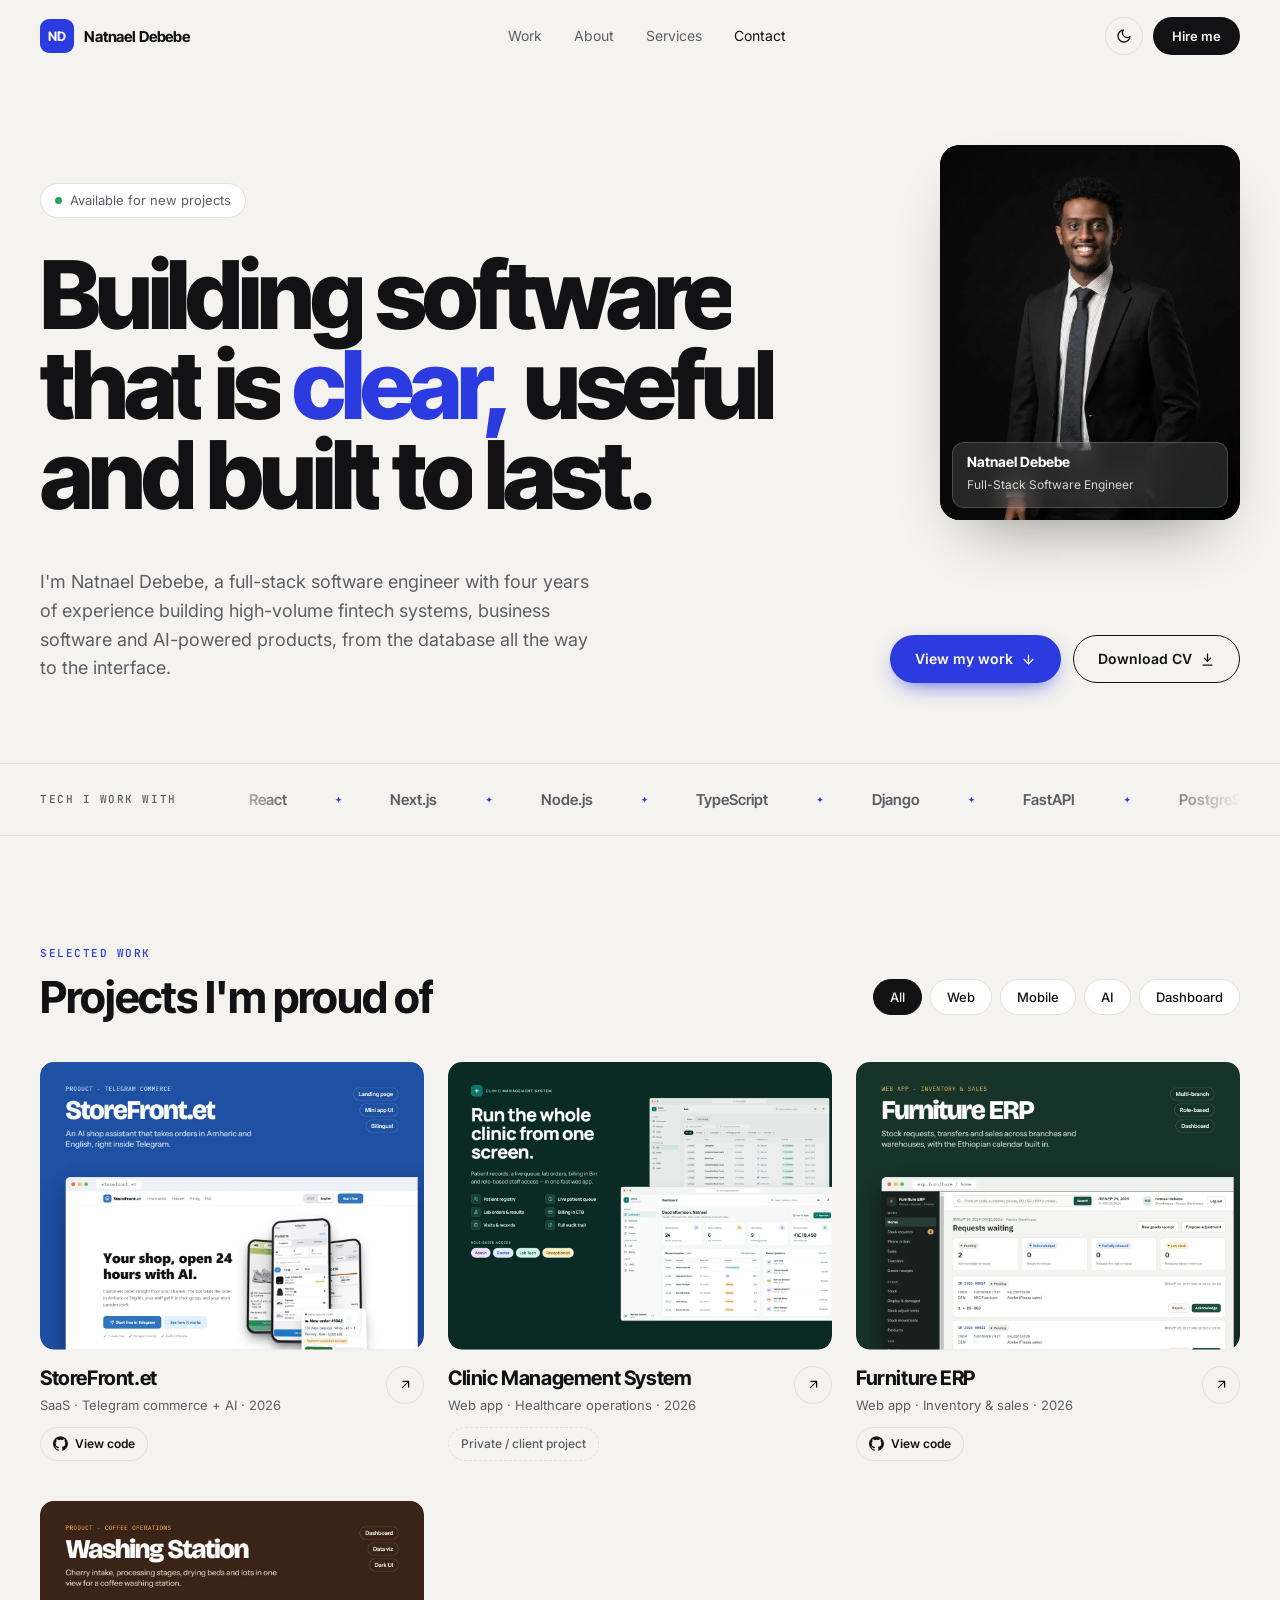
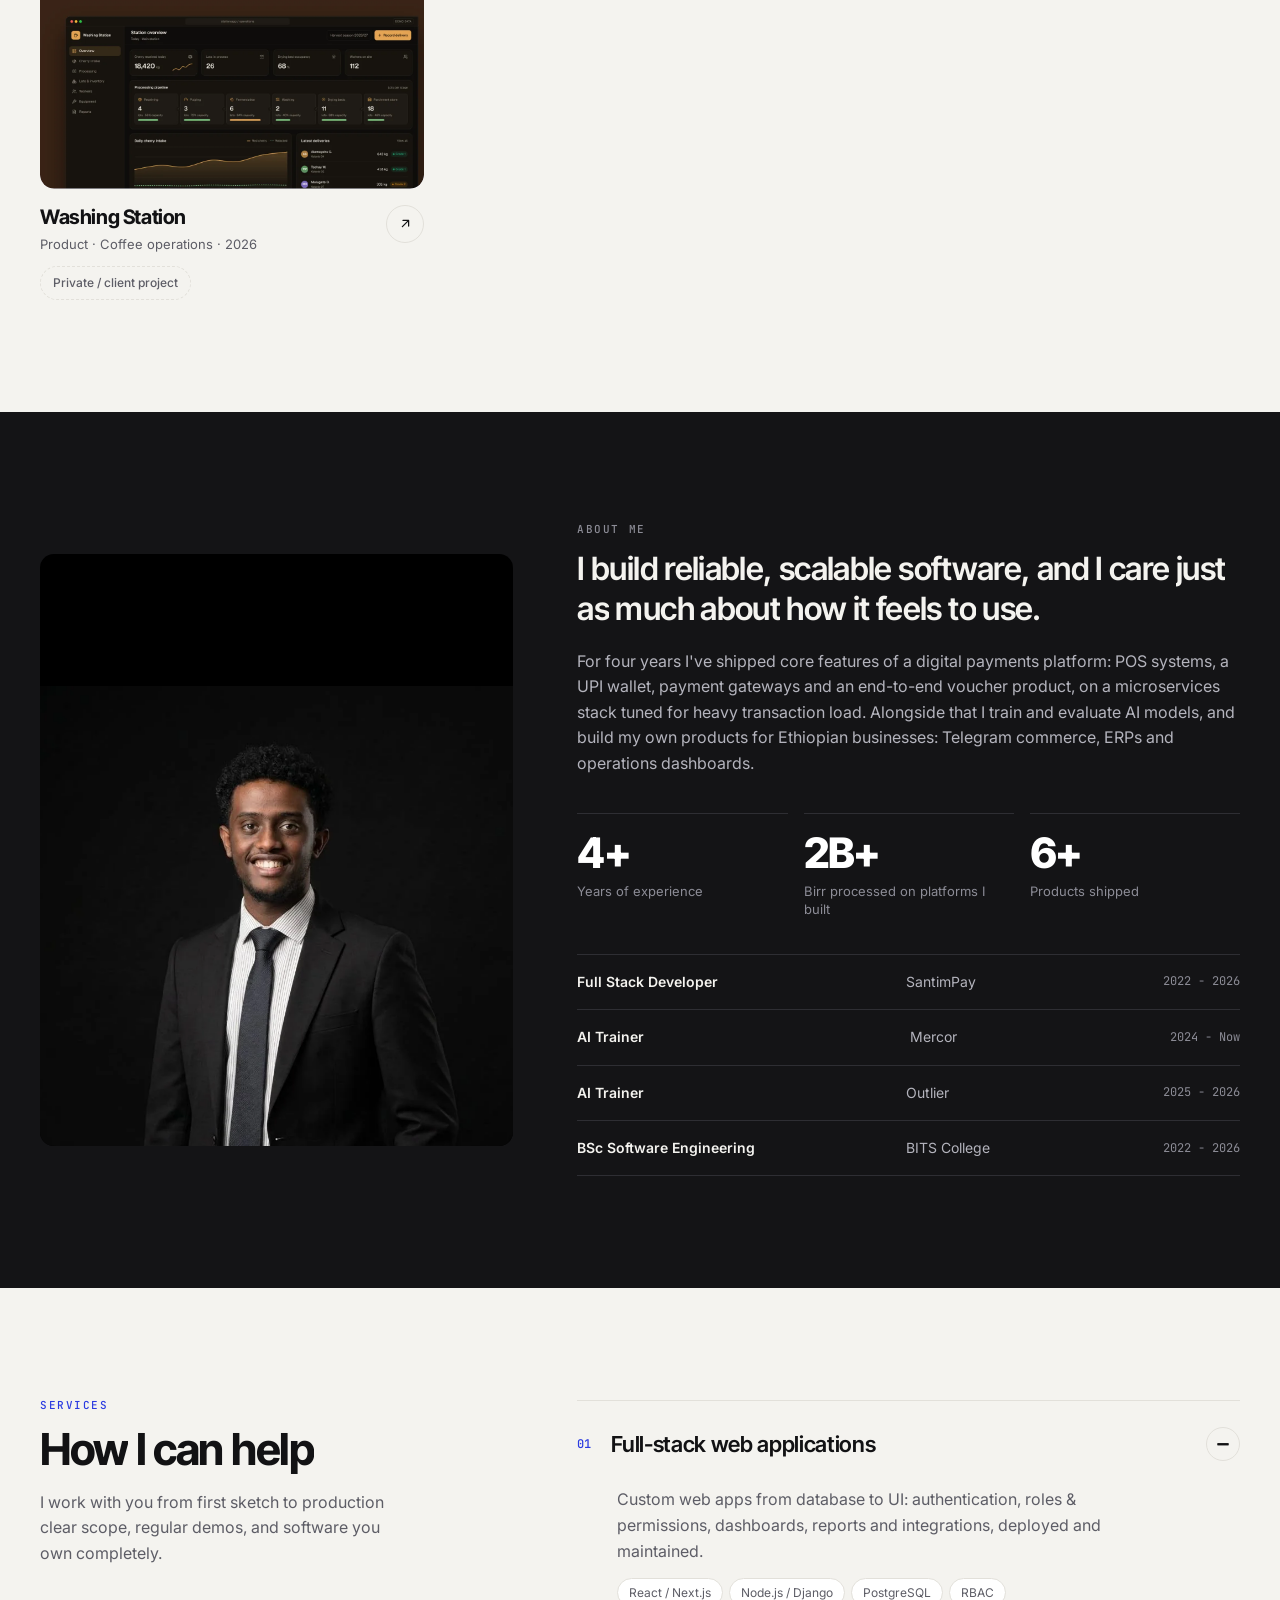
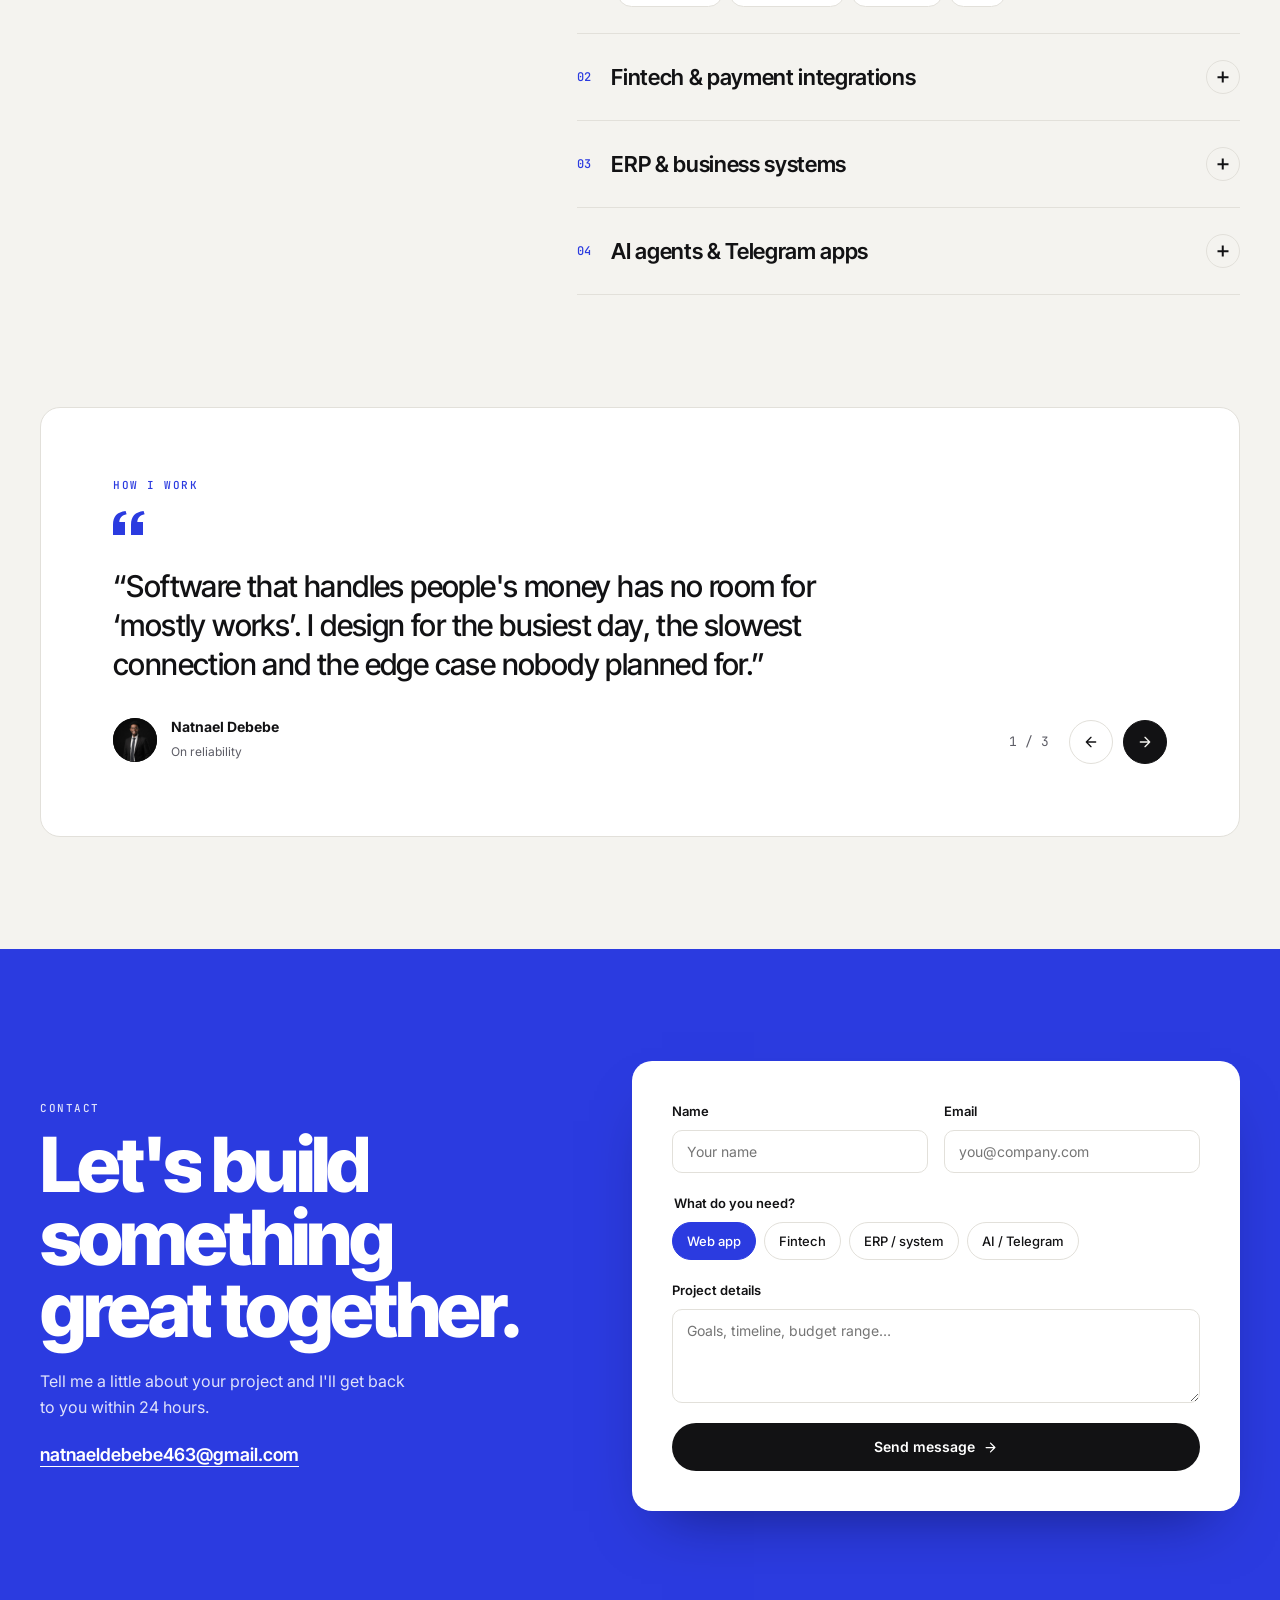
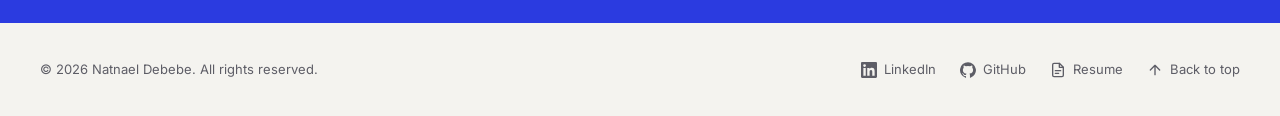
<file: index.html>
<!doctype html>
<html lang="en">
  <head>
    <meta charset="utf-8" />
    <meta name="viewport" content="width=device-width, initial-scale=1" />
    <title>Natnael Debebe | Full-Stack Software Engineer</title>
    <meta
      name="description"
      content="Natnael Debebe is a full-stack software engineer with four years building fintech systems, ERPs, Telegram commerce and AI-powered products."
    />
    <meta
      property="og:title"
      content="Natnael Debebe | Full-Stack Software Engineer"
    />
    <meta
      property="og:description"
      content="Fintech, ERPs, Telegram commerce and AI products, designed and built end to end."
    />
    <link rel="canonical" href="https://natnaeldebebe.vercel.app/" />
    <meta property="og:url" content="https://natnaeldebebe.vercel.app/" />
    <meta property="og:image" content="https://natnaeldebebe.vercel.app/assets/img/og-image.jpg" />
    <meta property="og:type" content="website" />
    <meta name="twitter:card" content="summary_large_image" />
    <meta name="twitter:image" content="https://natnaeldebebe.vercel.app/assets/img/og-image.jpg" />
    <meta name="theme-color" content="#f4f3ef" />
    <link
      rel="icon"
      href="data:image/svg+xml,%3Csvg xmlns='http://www.w3.org/2000/svg' viewBox='0 0 32 32'%3E%3Crect width='32' height='32' rx='7' fill='%232b3be0'/%3E%3Ctext x='16' y='21' font-family='Arial' font-weight='700' font-size='13' text-anchor='middle' fill='white'%3END%3C/text%3E%3C/svg%3E"
    />
    <link rel="preconnect" href="https://fonts.googleapis.com" />
    <link rel="preconnect" href="https://fonts.gstatic.com" crossorigin />
    <link
      href="https://fonts.googleapis.com/css2?family=Inter+Tight:wght@500;600;700;800&family=Inter:wght@400;500;600&family=JetBrains+Mono:wght@400;500&display=swap"
      rel="stylesheet"
    />
    <link rel="stylesheet" href="styles.css" />
    <script>
      // Apply saved theme before paint, and flag that JS animations are available
      document.documentElement.classList.add("js");
      try {
        const t = localStorage.getItem("theme");
        if (t) document.documentElement.dataset.theme = t;
      } catch (e) {}
    </script>
  </head>
  <body id="top">
    <a class="skip" href="#main">Skip to content</a>
    <div class="progress" id="progress" aria-hidden="true"></div>

    <!-- ============ NAV ============ -->
    <header class="nav">
      <div class="container nav__inner">
        <a href="#top" class="brand" aria-label="Natnael Debebe, home">
          <span class="brand__mark">ND</span>
          <span class="brand__name">Natnael Debebe</span>
        </a>
        <nav class="nav__links" aria-label="Primary">
          <a href="#work">Work</a>
          <a href="#about">About</a>
          <a href="#services">Services</a>
          <a href="#contact">Contact</a>
        </nav>
        <div class="nav__actions">
          <button
            class="icon-btn"
            id="themeToggle"
            aria-label="Toggle dark mode"
          >
            <svg
              class="i-moon"
              viewBox="0 0 24 24"
              width="16"
              height="16"
              fill="none"
              stroke="currentColor"
              stroke-width="2"
              stroke-linecap="round"
              stroke-linejoin="round"
            >
              <path d="M21 12.8A9 9 0 1 1 11.2 3a7 7 0 0 0 9.8 9.8z" />
            </svg>
            <svg
              class="i-sun"
              viewBox="0 0 24 24"
              width="16"
              height="16"
              fill="none"
              stroke="currentColor"
              stroke-width="2"
              stroke-linecap="round"
            >
              <circle cx="12" cy="12" r="4" />
              <path
                d="M12 2v2M12 20v2M4.9 4.9l1.4 1.4M17.7 17.7l1.4 1.4M2 12h2M20 12h2M4.9 19.1l1.4-1.4M17.7 6.3l1.4-1.4"
              />
            </svg>
          </button>
          <a href="#contact" class="btn btn--dark btn--sm">Hire me</a>
          <button
            class="icon-btn nav__burger"
            id="menuToggle"
            aria-label="Open menu"
            aria-expanded="false"
          >
            <svg
              viewBox="0 0 24 24"
              width="18"
              height="18"
              fill="none"
              stroke="currentColor"
              stroke-width="2"
              stroke-linecap="round"
            >
              <path d="M4 7h16M4 12h16M4 17h16" />
            </svg>
          </button>
        </div>
      </div>
      <div class="mobile-menu" id="mobileMenu" hidden>
        <a href="#work">Work</a>
        <a href="#about">About</a>
        <a href="#services">Services</a>
        <a href="#contact">Contact</a>
      </div>
    </header>

    <main id="main">
      <!-- ============ HERO ============ -->
      <section class="hero container">
        <div class="hero__top">
          <div>
            <p class="pill" data-reveal="up">
              <span class="dot"></span> Available for new projects
            </p>
            <h1 class="hero__title" data-split>
              Building software that is
              <span class="accent">clear,</span> useful and built to last.
            </h1>
          </div>
          <figure class="hero__photo" data-reveal="up" style="--d: 0.3s">
            <img
              src="assets/img/portrait.webp"
              alt="Natnael Debebe"
              width="896"
              height="1200"
            />
            <figcaption>
              <strong>Natnael Debebe</strong
              ><span>Full-Stack Software Engineer</span>
            </figcaption>
          </figure>
        </div>
        <div class="hero__bottom">
          <p class="hero__lead" data-reveal="up" style="--d: 0.55s">
            I'm Natnael Debebe, a full-stack software engineer with four years
            of experience building high-volume fintech systems, business
            software and AI-powered products, from the database all the way to
            the interface.
          </p>
          <div class="hero__cta" data-reveal="up" style="--d: 0.7s">
            <a href="#work" class="btn btn--accent"
              >View my work
              <svg
                viewBox="0 0 24 24"
                width="15"
                height="15"
                fill="none"
                stroke="currentColor"
                stroke-width="2"
                stroke-linecap="round"
                stroke-linejoin="round"
              >
                <path d="M12 5v14M5 12l7 7 7-7" />
              </svg>
            </a>
            <a
              href="assets/Natnael_Debebe_Resume.pdf"
              class="btn btn--ghost"
              download
              >Download CV
              <svg
                viewBox="0 0 24 24"
                width="15"
                height="15"
                fill="none"
                stroke="currentColor"
                stroke-width="2"
                stroke-linecap="round"
                stroke-linejoin="round"
              >
                <path d="M12 3v12M7 10l5 5 5-5M5 21h14" />
              </svg>
            </a>
          </div>
        </div>
      </section>

      <!-- ============ STACK MARQUEE ============ -->
      <section class="strip" aria-label="Technologies">
        <div class="container strip__inner">
          <span class="label">Tech I work with</span>
          <div class="marquee">
            <ul class="marquee__track">
              <li>React</li>
              <li>Next.js</li>
              <li>Node.js</li>
              <li>TypeScript</li>
              <li>Django</li>
              <li>FastAPI</li>
              <li>PostgreSQL</li>
              <li>Supabase</li>
              <li>Flutter</li>
              <li>Redis</li>
              <li>LLM agents</li>
            </ul>
            <ul class="marquee__track" aria-hidden="true">
              <li>React</li>
              <li>Next.js</li>
              <li>Node.js</li>
              <li>TypeScript</li>
              <li>Django</li>
              <li>FastAPI</li>
              <li>PostgreSQL</li>
              <li>Supabase</li>
              <li>Flutter</li>
              <li>Redis</li>
              <li>LLM agents</li>
            </ul>
          </div>
        </div>
      </section>

      <!-- ============ WORK ============ -->
      <section class="section container" id="work">
        <p class="label label--accent" data-reveal="up">Selected work</p>
        <div class="work__head">
          <h2 class="h2" data-split>Projects I'm proud of</h2>
          <div
            class="filters"
            role="tablist"
            aria-label="Filter projects"
            data-reveal="up"
            style="--d: 0.2s"
          >
            <button
              class="chip is-active"
              data-filter="all"
              role="tab"
              aria-selected="true"
            >
              All
            </button>
            <button
              class="chip"
              data-filter="web"
              role="tab"
              aria-selected="false"
            >
              Web
            </button>
            <button
              class="chip"
              data-filter="mobile"
              role="tab"
              aria-selected="false"
            >
              Mobile
            </button>
            <button
              class="chip"
              data-filter="ai"
              role="tab"
              aria-selected="false"
            >
              AI
            </button>
            <button
              class="chip"
              data-filter="dashboard"
              role="tab"
              aria-selected="false"
            >
              Dashboard
            </button>
          </div>
        </div>
        <div class="grid" id="projectGrid"><!-- rendered by script.js --></div>
      </section>

      <!-- ============ ABOUT ============ -->
      <section class="about" id="about">
        <div class="container about__inner">
          <div class="about__portrait" data-reveal="up">
            <img
              src="assets/img/portrait.webp"
              alt="Portrait of Natnael Debebe"
              data-parallax="0.08"
            />
          </div>
          <div class="about__body">
            <p class="label" data-reveal="up">About me</p>
            <p class="about__headline" data-split>
              I build reliable, scalable software, and I care just as much
              about how it feels to use.
            </p>
            <p class="about__text" data-reveal="up" style="--d: 0.2s">
              For four years I've shipped core features of a digital payments
              platform: POS systems, a UPI wallet, payment gateways and an
              end-to-end voucher product, on a microservices stack tuned for
              heavy transaction load. Alongside that I train and evaluate AI
              models, and build my own products for Ethiopian businesses:
              Telegram commerce, ERPs and operations dashboards.
            </p>

            <div class="stats" data-stagger>
              <div class="stat">
                <span class="stat__num"><span data-count="4">0</span>+</span
                ><span class="stat__label">Years of experience</span>
              </div>
              <div class="stat">
                <span class="stat__num"><span data-count="2">0</span>B+</span
                ><span class="stat__label"
                  >Birr processed on platforms I built</span
                >
              </div>
              <div class="stat">
                <span class="stat__num"><span data-count="6">0</span>+</span
                ><span class="stat__label">Products shipped</span>
              </div>
            </div>

            <ul class="timeline" data-stagger>
              <li>
                <span class="timeline__role">Full Stack Developer</span
                ><span>SantimPay</span><span class="mono">2022 - 2026</span>
              </li>
              <li>
                <span class="timeline__role">AI Trainer</span><span>Mercor</span
                ><span class="mono">2024 - Now</span>
              </li>
              <li>
                <span class="timeline__role">AI Trainer</span
                ><span>Outlier</span><span class="mono">2025 - 2026</span>
              </li>
              <li>
                <span class="timeline__role">BSc Software Engineering</span
                ><span>BITS College</span><span class="mono">2022 - 2026</span>
              </li>
            </ul>
          </div>
        </div>
      </section>

      <!-- ============ SERVICES ============ -->
      <section class="section container services" id="services">
        <div class="services__intro">
          <p class="label label--accent" data-reveal="up">Services</p>
          <h2 class="h2" data-split>How I can help</h2>
          <p class="muted" data-reveal="up" style="--d: 0.2s">
            I work with you from first sketch to production clear scope, regular
            demos, and software you own completely.
          </p>
        </div>
        <div class="accordion" id="accordion" data-stagger>
          <div class="acc is-open">
            <button class="acc__head" aria-expanded="true">
              <span class="acc__num">01</span
              ><span class="acc__title">Full-stack web applications</span
              ><span class="acc__icon" aria-hidden="true"></span>
            </button>
            <div class="acc__panel">
              <div>
                <p>
                  Custom web apps from database to UI: authentication, roles
                  &amp; permissions, dashboards, reports and integrations,
                  deployed and maintained.
                </p>
                <ul class="tags">
                  <li>React / Next.js</li>
                  <li>Node.js / Django</li>
                  <li>PostgreSQL</li>
                  <li>RBAC</li>
                </ul>
              </div>
            </div>
          </div>
          <div class="acc">
            <button class="acc__head" aria-expanded="false">
              <span class="acc__num">02</span
              ><span class="acc__title">Fintech &amp; payment integrations</span
              ><span class="acc__icon" aria-hidden="true"></span>
            </button>
            <div class="acc__panel">
              <div>
                <p>
                  Wallets, POS, vouchers and payment gateways built for real
                  transaction volume, with the query tuning and reliability
                  that money needs.
                </p>
                <ul class="tags">
                  <li>Payment gateways</li>
                  <li>Chapa</li>
                  <li>Microservices</li>
                  <li>Performance</li>
                </ul>
              </div>
            </div>
          </div>
          <div class="acc">
            <button class="acc__head" aria-expanded="false">
              <span class="acc__num">03</span
              ><span class="acc__title">ERP &amp; business systems</span
              ><span class="acc__icon" aria-hidden="true"></span>
            </button>
            <div class="acc__panel">
              <div>
                <p>
                  Inventory, sales and multi-branch stock systems that replace
                  spreadsheets and paper, built around how your team really
                  works.
                </p>
                <ul class="tags">
                  <li>Inventory</li>
                  <li>Multi-branch</li>
                  <li>Reporting</li>
                  <li>Ethiopian calendar</li>
                </ul>
              </div>
            </div>
          </div>
          <div class="acc">
            <button class="acc__head" aria-expanded="false">
              <span class="acc__num">04</span
              ><span class="acc__title">AI agents &amp; Telegram apps</span
              ><span class="acc__icon" aria-hidden="true"></span>
            </button>
            <div class="acc__panel">
              <div>
                <p>
                  AI shopping assistants grounded in your live product data,
                  plus Telegram bots and mini apps that sell where your
                  customers already are.
                </p>
                <ul class="tags">
                  <li>LLM agents</li>
                  <li>FastAPI</li>
                  <li>Telegram Mini Apps</li>
                  <li>Bilingual UX</li>
                </ul>
              </div>
            </div>
          </div>
        </div>
      </section>

      <!-- ============ PRINCIPLES (how I work) ============ -->
      <section class="container" aria-label="How I work">
        <div class="testimonial" data-reveal="up">
          <p class="label label--accent">How I work</p>
          <svg
            class="quote"
            viewBox="0 0 32 24"
            width="32"
            height="24"
            fill="currentColor"
            aria-hidden="true"
          >
            <path
              d="M0 24V13.7C0 5.4 4.2 1 12.6 0l1 3.3C8.8 4.4 6.6 7 6.3 11H12v13H0zm18 0V13.7C18 5.4 22.2 1 30.6 0l1 3.3C26.8 4.4 24.6 7 24.3 11H30v13H18z"
            />
          </svg>
          <div class="testimonial__track" id="tTrack">
            <figure class="t is-active">
              <blockquote>
                “Software that handles people's money has no room for ‘mostly
                works’. I design for the busiest day, the slowest connection and
                the edge case nobody planned for.”
              </blockquote>
              <figcaption>
                <img class="avatar" src="assets/img/portrait.webp" alt="" /><span
                  ><strong>Natnael Debebe</strong
                  ><small>On reliability</small></span
                >
              </figcaption>
            </figure>
            <figure class="t">
              <blockquote>
                “The best feature is the one staff can use on day one without
                training. I sit with the people who'll use the product, then
                remove everything that slows them down.”
              </blockquote>
              <figcaption>
                <img class="avatar" src="assets/img/portrait.webp" alt="" /><span
                  ><strong>Natnael Debebe</strong
                  ><small>On simplicity</small></span
                >
              </figcaption>
            </figure>
            <figure class="t">
              <blockquote>
                “I own what I build from the first sketch to production and
                beyond: clear scope, regular demos, and code your team can keep
                growing after I hand it over.”
              </blockquote>
              <figcaption>
                <img class="avatar" src="assets/img/portrait.webp" alt="" /><span
                  ><strong>Natnael Debebe</strong
                  ><small>On ownership</small></span
                >
              </figcaption>
            </figure>
          </div>
          <div class="testimonial__nav">
            <span class="mono muted" id="tCount">1 / 3</span>
            <button class="round-btn" id="tPrev" aria-label="Previous quote">
              <svg
                viewBox="0 0 24 24"
                width="16"
                height="16"
                fill="none"
                stroke="currentColor"
                stroke-width="2"
                stroke-linecap="round"
                stroke-linejoin="round"
              >
                <path d="M19 12H5M12 19l-7-7 7-7" />
              </svg>
            </button>
            <button
              class="round-btn round-btn--dark"
              id="tNext"
              aria-label="Next quote"
            >
              <svg
                viewBox="0 0 24 24"
                width="16"
                height="16"
                fill="none"
                stroke="currentColor"
                stroke-width="2"
                stroke-linecap="round"
                stroke-linejoin="round"
              >
                <path d="M5 12h14M12 5l7 7-7 7" />
              </svg>
            </button>
          </div>
        </div>
      </section>

      <!-- ============ CONTACT ============ -->
      <section class="contact" id="contact">
        <div class="container contact__inner">
          <div class="contact__copy">
            <p class="label label--light" data-reveal="up">Contact</p>
            <h2 class="contact__title" data-split>
              Let's build something great together.
            </h2>
            <p data-reveal="up" style="--d: 0.3s">
              Tell me a little about your project and I'll get back to you
              within 24 hours.
            </p>
            <a
              class="contact__email"
              href="mailto:natnaeldebebe463@gmail.com"
              data-reveal="up"
              style="--d: 0.4s"
              >natnaeldebebe463@gmail.com</a
            >
          </div>
          <form
            class="form"
            id="contactForm"
            novalidate
            data-reveal="up"
            style="--d: 0.2s"
          >
            <div class="form__row">
              <label
                >Name<input
                  name="name"
                  type="text"
                  placeholder="Your name"
                  required
                  autocomplete="name"
              /></label>
              <label
                >Email<input
                  name="email"
                  type="email"
                  placeholder="you@company.com"
                  required
                  autocomplete="email"
              /></label>
            </div>
            <fieldset>
              <legend>What do you need?</legend>
              <div class="form__chips">
                <label class="radio"
                  ><input
                    type="radio"
                    name="need"
                    value="Web application"
                    checked
                  /><span>Web app</span></label
                >
                <label class="radio"
                  ><input
                    type="radio"
                    name="need"
                    value="Fintech / payments"
                  /><span>Fintech</span></label
                >
                <label class="radio"
                  ><input
                    type="radio"
                    name="need"
                    value="ERP / business system"
                  /><span>ERP / system</span></label
                >
                <label class="radio"
                  ><input
                    type="radio"
                    name="need"
                    value="AI agent / Telegram app"
                  /><span>AI / Telegram</span></label
                >
              </div>
            </fieldset>
            <label
              >Project details<textarea
                name="details"
                rows="4"
                placeholder="Goals, timeline, budget range…"
                required
              ></textarea>
            </label>
            <!-- Honeypot: hidden from people, catches spam bots -->
            <input type="text" name="_gotcha" class="hp" tabindex="-1" autocomplete="off" aria-hidden="true" />
            <p class="form__error" id="formError" role="status" aria-live="polite"></p>
            <button type="submit" class="btn btn--dark btn--block">
              Send message
              <svg
                viewBox="0 0 24 24"
                width="15"
                height="15"
                fill="none"
                stroke="currentColor"
                stroke-width="2"
                stroke-linecap="round"
                stroke-linejoin="round"
              >
                <path d="M5 12h14M12 5l7 7-7 7" />
              </svg>
            </button>
          </form>
        </div>
      </section>
    </main>

    <footer class="footer container">
      <p class="muted">
        © <span id="year"></span> Natnael Debebe. All rights reserved.
      </p>
      <nav class="footer__links" aria-label="Social">
        <a
          class="social"
          href="https://www.linkedin.com/in/natnael-debebe-1574391a8/"
          target="_blank"
          rel="noopener"
        >
          <svg
            viewBox="0 0 24 24"
            width="16"
            height="16"
            fill="currentColor"
            aria-hidden="true"
          >
            <path
              d="M20.45 20.45h-3.56v-5.57c0-1.33-.02-3.04-1.85-3.04-1.86 0-2.14 1.45-2.14 2.94v5.67H9.34V9h3.42v1.56h.05c.48-.9 1.64-1.85 3.37-1.85 3.6 0 4.27 2.37 4.27 5.46v6.28zM5.34 7.43a2.06 2.06 0 1 1 0-4.13 2.06 2.06 0 0 1 0 4.13zM7.12 20.45H3.56V9h3.56v11.45zM22.22 0H1.77C.79 0 0 .77 0 1.73v20.54C0 23.23.79 24 1.77 24h20.45c.98 0 1.78-.77 1.78-1.73V1.73C24 .77 23.2 0 22.22 0z"
            />
          </svg>
          LinkedIn</a
        >
        <a
          class="social"
          href="https://github.com/natidebe"
          target="_blank"
          rel="noopener"
        >
          <svg
            viewBox="0 0 24 24"
            width="16"
            height="16"
            fill="currentColor"
            aria-hidden="true"
          >
            <path
              d="M12 .3a12 12 0 0 0-3.8 23.38c.6.12.83-.26.83-.57L9 21.07c-3.34.72-4.04-1.61-4.04-1.61-.55-1.39-1.34-1.76-1.34-1.76-1.08-.74.09-.73.09-.73 1.2.09 1.83 1.24 1.83 1.24 1.07 1.83 2.81 1.3 3.5 1 .1-.78.42-1.31.76-1.61-2.67-.3-5.47-1.33-5.47-5.93 0-1.31.47-2.38 1.24-3.22-.14-.3-.54-1.52.1-3.18 0 0 1-.32 3.3 1.23a11.5 11.5 0 0 1 6 0c2.28-1.55 3.29-1.23 3.29-1.23.64 1.66.24 2.88.12 3.18a4.65 4.65 0 0 1 1.23 3.22c0 4.61-2.8 5.63-5.48 5.92.42.36.81 1.1.81 2.22l-.01 3.29c0 .31.2.69.82.57A12 12 0 0 0 12 .3z"
            />
          </svg>
          GitHub</a
        >
        <a
          class="social"
          href="assets/Natnael_Debebe_Resume.pdf"
          target="_blank"
          rel="noopener"
        >
          <svg
            viewBox="0 0 24 24"
            width="16"
            height="16"
            fill="none"
            stroke="currentColor"
            stroke-width="2"
            stroke-linecap="round"
            stroke-linejoin="round"
            aria-hidden="true"
          >
            <path
              d="M14 2H6a2 2 0 0 0-2 2v16a2 2 0 0 0 2 2h12a2 2 0 0 0 2-2V8z"
            />
            <path d="M14 2v6h6M8 13h8M8 17h5" />
          </svg>
          Resume</a
        >
        <a class="social" href="#top" data-to-top>
          <svg
            viewBox="0 0 24 24"
            width="16"
            height="16"
            fill="none"
            stroke="currentColor"
            stroke-width="2"
            stroke-linecap="round"
            stroke-linejoin="round"
            aria-hidden="true"
          >
            <path d="M12 19V5M5 12l7-7 7 7" />
          </svg>
          Back to top</a
        >
      </nav>
    </footer>

    <!-- ============ PROJECT MODAL ============ -->
    <dialog class="modal" id="projectModal" aria-labelledby="mTitle">
      <button class="icon-btn modal__close" id="mClose" aria-label="Close">
        <svg
          viewBox="0 0 24 24"
          width="18"
          height="18"
          fill="none"
          stroke="currentColor"
          stroke-width="2"
          stroke-linecap="round"
        >
          <path d="M18 6 6 18M6 6l12 12" />
        </svg>
      </button>
      <div class="modal__media"><img id="mImage" alt="" /></div>
      <div class="modal__thumbs" id="mThumbs"></div>
      <div class="modal__body">
        <p class="label label--accent" id="mMeta"></p>
        <h3 class="h3" id="mTitle"></h3>
        <p class="muted" id="mDesc"></p>
        <ul class="checks" id="mPoints"></ul>
        <ul class="tags" id="mTags"></ul>
        <div class="modal__actions" id="mActions"></div>
      </div>
    </dialog>

    <script src="script.js"></script>
  </body>
</html>
</file>
<file: styles.css>
/* =========================================================
   Natnael Debebe | Portfolio
   ========================================================= */
:root {
  --bg: #f4f3ef;
  --surface: #ffffff;
  --text: #121214;
  --muted: #5d5d66;
  --line: #e2e0da;
  --accent: #2b3be0;
  --accent-ink: #ffffff;
  --dark: #141416;
  --dark-2: #222226;
  --on-dark: #f4f3ef;
  --card-1: #d9dbf6;
  --card-2: #ece2d6;
  --card-3: #d6eae0;
  --card-4: #dfe5ee;

  --radius: 14px;
  --font-display: "Inter Tight", system-ui, sans-serif;
  --font-body: "Inter", system-ui, sans-serif;
  --font-mono: "JetBrains Mono", ui-monospace, monospace;
  --ease: cubic-bezier(.2, .7, .2, 1);
  --ease-out: cubic-bezier(.16, 1, .3, 1);
  color-scheme: light;
}

:root[data-theme="dark"] {
  --bg: #0f0f11; --surface: #18181b; --text: #f2f1ec; --muted: #9c9ca6; --line: #2a2a2f;
  --accent: #5b69ff; --dark: #18181b; --dark-2: #232328;
  --card-1: #23264a; --card-2: #2f2922; --card-3: #1f2e28; --card-4: #222832;
  color-scheme: dark;
}

*, *::before, *::after { box-sizing: border-box; }
html { scroll-behavior: smooth; scroll-padding-top: 80px; }
body {
  margin: 0;
  background: var(--bg);
  color: var(--text);
  font: 400 16px/1.6 var(--font-body);
  -webkit-font-smoothing: antialiased;
  overflow-x: hidden;
}
img { max-width: 100%; display: block; }
a { color: inherit; }
button { font: inherit; color: inherit; cursor: pointer; }
:focus-visible { outline: 2px solid var(--accent); outline-offset: 3px; border-radius: 6px; }

.container { width: min(1200px, 100% - 32px); margin-inline: auto; }
@media (min-width: 768px) { .container { width: min(1200px, 100% - 80px); } }

.skip { position: absolute; left: -999px; top: 8px; background: var(--text); color: var(--bg); padding: 8px 14px; border-radius: 8px; z-index: 100; }
.skip:focus { left: 16px; }

.mono { font-family: var(--font-mono); font-size: 13px; }
.muted { color: var(--muted); }
.label {
  font: 500 11px/1 var(--font-mono);
  letter-spacing: .14em; text-transform: uppercase;
  color: var(--muted); margin: 0 0 14px;
}
.label--accent { color: var(--accent); }
.label--light { color: rgba(255,255,255,.75); }
.h2 { font: 700 clamp(30px, 4vw, 44px)/1.1 var(--font-display); letter-spacing: -.03em; margin: 0; }
.h3 { font: 700 26px/1.2 var(--font-display); letter-spacing: -.02em; margin: 0 0 10px; }

/* ---------- Buttons ---------- */
.btn {
  display: inline-flex; align-items: center; justify-content: center; gap: 8px;
  height: 48px; padding: 0 24px; border-radius: 999px;
  font: 600 14px/1 var(--font-body); text-decoration: none;
  border: 1px solid transparent;
  transition: transform .2s var(--ease), background .2s, box-shadow .2s;
}
.btn:hover { transform: translateY(-2px); }
.btn--sm { height: 38px; padding: 0 18px; font-size: 13px; }
.btn--accent { background: var(--accent); color: var(--accent-ink); box-shadow: 0 8px 24px -10px var(--accent); }
.btn--dark { background: var(--text); color: var(--bg); }
.btn--ghost { border-color: var(--text); background: transparent; }
.btn--ghost:hover { background: var(--text); color: var(--bg); }
.btn--block { width: 100%; }
.contact .btn--dark { background: #121214; color: #fff; }

.icon-btn {
  display: inline-grid; place-items: center;
  width: 38px; height: 38px; border-radius: 50%;
  border: 1px solid var(--line); background: transparent;
  transition: background .2s;
}
.icon-btn:hover { background: var(--surface); }
.i-sun { display: none; }
:root[data-theme="dark"] .i-sun { display: block; }
:root[data-theme="dark"] .i-moon { display: none; }

/* ---------- Nav ---------- */
.nav {
  position: sticky; top: 0; z-index: 50;
  background: color-mix(in srgb, var(--bg) 82%, transparent);
  backdrop-filter: saturate(160%) blur(12px);
  -webkit-backdrop-filter: saturate(160%) blur(12px);
  border-bottom: 1px solid transparent;
  transition: border-color .2s;
}
.nav.is-scrolled { border-bottom-color: var(--line); }
.nav__inner { display: flex; align-items: center; justify-content: space-between; height: 72px; }
.brand { display: flex; align-items: center; gap: 10px; text-decoration: none; }
.brand__mark {
  display: grid; place-items: center; width: 34px; height: 34px; border-radius: 9px;
  background: var(--accent); color: #fff; font: 700 13px/1 var(--font-display);
}
.brand__name { font: 700 15px/1 var(--font-display); letter-spacing: -.01em; }
.nav__links { display: flex; gap: 32px; }
.nav__links a { text-decoration: none; font-size: 14px; color: var(--muted); transition: color .2s; }
.nav__links a:hover, .nav__links a.is-current { color: var(--text); }
.nav__actions { display: flex; align-items: center; gap: 10px; }
.nav__burger { display: none; }
.mobile-menu { display: flex; flex-direction: column; padding: 8px 16px 20px; border-bottom: 1px solid var(--line); }
.mobile-menu[hidden] { display: none; }
.mobile-menu a { padding: 12px 0; text-decoration: none; font: 600 18px var(--font-display); border-bottom: 1px solid var(--line); }
@media (max-width: 760px) {
  .nav__links { display: none; }
  .nav__burger { display: inline-grid; }
  .nav__actions .btn { display: none; }
}

/* ---------- Hero ---------- */
.hero { padding: 72px 0 80px; }
.pill {
  display: inline-flex; align-items: center; gap: 8px;
  padding: 6px 14px; border: 1px solid var(--line); border-radius: 999px;
  background: var(--surface); font-size: 13px; color: var(--muted); margin: 0 0 32px;
}
.dot { width: 7px; height: 7px; border-radius: 50%; background: #22a55b; box-shadow: 0 0 0 0 rgba(34,165,91,.5); animation: pulse 2s infinite; }
@keyframes pulse { 70% { box-shadow: 0 0 0 8px rgba(34,165,91,0); } 100% { box-shadow: 0 0 0 0 rgba(34,165,91,0); } }
.hero__top { display: grid; grid-template-columns: 1fr 300px; gap: 48px; align-items: end; margin-bottom: 48px; }
.hero__title {
  font: 800 clamp(44px, 7.4vw, 108px)/.95 var(--font-display);
  letter-spacing: -.055em; margin: 0; max-width: 13ch;
}
.hero__photo { position: relative; margin: 0; border-radius: 20px; overflow: hidden; background: #000; aspect-ratio: 4 / 5; box-shadow: 0 30px 60px -30px rgba(0,0,0,.45); }
.hero__photo img { width: 100%; height: 100%; object-fit: cover; object-position: center 15%; transition: transform .8s var(--ease); }
.hero__photo:hover img { transform: scale(1.04); }
.hero__photo figcaption {
  position: absolute; left: 12px; right: 12px; bottom: 12px; padding: 10px 14px; border-radius: 12px;
  background: rgba(255,255,255,.12); backdrop-filter: blur(12px); -webkit-backdrop-filter: blur(12px);
  border: 1px solid rgba(255,255,255,.18); color: #fff;
}
.hero__photo figcaption strong { display: block; font: 700 14px/1.3 var(--font-display); }
.hero__photo figcaption span { font-size: 12px; opacity: .8; }
@media (max-width: 960px) {
  .hero__top { grid-template-columns: 1fr; gap: 32px; }
  .hero__photo { order: -1; width: 160px; aspect-ratio: 1; border-radius: 50%; }
  .hero__photo figcaption { display: none; }
}
.accent { color: var(--accent); }
.hero__bottom { display: flex; flex-wrap: wrap; gap: 32px; align-items: flex-end; justify-content: space-between; }
.hero__lead { max-width: 560px; font-size: 18px; color: var(--muted); margin: 0; }
.hero__cta { display: flex; gap: 12px; flex-wrap: wrap; }

/* ---------- Strip ---------- */
.strip { border-block: 1px solid var(--line); }
.strip__inner { display: flex; align-items: center; gap: 32px; padding: 26px 0; }
.strip .label { margin: 0; white-space: nowrap; }
.marquee {
  flex: 1; min-width: 0; display: flex; overflow: hidden;
  -webkit-mask-image: linear-gradient(90deg, transparent, #000 8%, #000 92%, transparent);
          mask-image: linear-gradient(90deg, transparent, #000 8%, #000 92%, transparent);
}
.marquee__track {
  display: flex; flex: none; gap: 48px; padding-right: 48px;
  list-style: none; margin: 0;
  font: 600 15px var(--font-display); color: var(--muted); white-space: nowrap;
  animation: marquee 32s linear infinite;
}
.marquee:hover .marquee__track { animation-play-state: paused; }
.marquee__track li { display: flex; align-items: center; gap: 48px; }
.marquee__track li::after { content: "✦"; font-size: 9px; color: var(--accent); }
@keyframes marquee { to { transform: translateX(-100%); } }
@media (max-width: 760px) { .strip__inner { flex-direction: column; align-items: flex-start; gap: 16px; } .marquee { width: 100%; } }

/* ---------- Work ---------- */
.section { padding: 112px 0; }
.work__head { display: flex; flex-wrap: wrap; gap: 20px; align-items: center; justify-content: space-between; margin-bottom: 40px; }
.filters { display: flex; flex-wrap: wrap; gap: 8px; }
.chip {
  height: 36px; padding: 0 16px; border-radius: 999px;
  border: 1px solid var(--line); background: var(--surface);
  font-size: 13px; font-weight: 500; transition: all .2s;
}
.chip:hover { border-color: var(--text); }
.chip.is-active { background: var(--text); color: var(--bg); border-color: var(--text); }

.grid { display: grid; grid-template-columns: repeat(3, 1fr); gap: 40px 24px; }
@media (max-width: 1000px) { .grid { grid-template-columns: repeat(2, 1fr); } }
@media (max-width: 640px) { .grid { grid-template-columns: 1fr; } }

.card { text-decoration: none; display: block; cursor: pointer; }
.card.is-filtered-in { animation: fadeUp .5s var(--ease) both; }
.card[hidden] { display: none; }
.card__media {
  position: relative; aspect-ratio: 4 / 3; border-radius: var(--radius); overflow: hidden;
  background: var(--card-1);
}
.card__media img {
  position: absolute; inset: 0; width: 100%; height: 100%;
  object-fit: cover; object-position: top left;
  transition: transform .8s var(--ease);
}
.card:hover .card__media img { transform: scale(1.05); }
.card__badge {
  position: absolute; left: 14px; top: 14px; z-index: 1;
  padding: 5px 10px; border-radius: 999px;
  background: rgba(255,255,255,.92); color: #121214;
  font: 500 11px var(--font-mono); letter-spacing: .04em;
}
.card__foot { display: flex; justify-content: space-between; align-items: flex-start; gap: 16px; padding-top: 16px; }
.card__title { font: 700 20px/1.25 var(--font-display); letter-spacing: -.02em; margin: 0 0 4px; }
.card__meta { font-size: 13px; color: var(--muted); margin: 0; }
.card__arrow {
  flex: none; display: grid; place-items: center; width: 38px; height: 38px; border-radius: 50%;
  border: 1px solid var(--line); transition: all .25s var(--ease);
}
.card:hover .card__arrow { background: var(--accent); border-color: var(--accent); color: #fff; transform: rotate(45deg); }
@keyframes fadeUp { from { opacity: 0; transform: translateY(16px); } to { opacity: 1; transform: none; } }

/* ---------- About ---------- */
.about { background: #141416; color: #f4f3ef; padding: 112px 0; }
.about__inner { display: grid; grid-template-columns: 5fr 7fr; gap: 64px; align-items: center; }
.about__portrait { aspect-ratio: 4 / 5; border-radius: var(--radius); overflow: hidden; background: #000; }
.about__portrait img { width: 100%; height: 112%; margin-top: -6%; object-fit: cover; object-position: center 20%; will-change: transform; }
.stats { display: grid; grid-template-columns: repeat(3, 1fr); gap: 16px; margin: 0 0 36px; }
.stat { padding: 18px 0 0; border-top: 1px solid #2e2e33; }
.stat__num { display: block; font: 800 clamp(30px, 3.4vw, 42px)/1 var(--font-display); letter-spacing: -.04em; color: #fff; margin-bottom: 8px; }
.stat__label { font-size: 13px; color: #8c8c96; line-height: 1.4; display: block; }
.about .label { color: #8c8c96; }
.about__headline { font: 600 clamp(24px, 2.6vw, 32px)/1.25 var(--font-display); letter-spacing: -.02em; margin: 0 0 20px; }
.about__text { color: #b4b4bd; margin: 0 0 36px; }
.timeline { list-style: none; margin: 0; padding: 0; border-top: 1px solid #2e2e33; }
.timeline li {
  display: grid; grid-template-columns: 1.3fr 1fr auto; gap: 16px; align-items: center;
  padding: 16px 0; border-bottom: 1px solid #2e2e33; font-size: 14px; color: #b4b4bd;
}
.timeline__role { color: #f4f3ef; font-weight: 600; }
.timeline .mono { color: #8c8c96; font-size: 12px; }
@media (max-width: 860px) {
  .about__inner { grid-template-columns: 1fr; gap: 40px; }
  .stats { gap: 12px; }
  .about__portrait { max-width: 360px; }
  .timeline li { grid-template-columns: 1fr auto; }
  .timeline li span:nth-child(2) { grid-row: 2; color: #8c8c96; font-size: 13px; margin-top: -10px; }
}

/* ---------- Services ---------- */
.services { display: grid; grid-template-columns: 5fr 7fr; gap: 64px; }
.services__intro .h2 { margin-bottom: 16px; }
.services__intro p:last-child { max-width: 360px; }
.accordion { border-top: 1px solid var(--line); }
.acc { border-bottom: 1px solid var(--line); }
.acc__head {
  width: 100%; display: flex; align-items: center; gap: 20px;
  padding: 26px 0; background: none; border: 0; text-align: left;
}
.acc__num { font: 500 12px var(--font-mono); color: var(--accent); }
.acc__title { flex: 1; font: 600 clamp(18px, 2vw, 22px)/1.2 var(--font-display); letter-spacing: -.015em; }
.acc__icon {
  position: relative; width: 34px; height: 34px; border-radius: 50%; border: 1px solid var(--line); flex: none;
  transition: transform .3s var(--ease), background .2s;
}
.acc__icon::before, .acc__icon::after {
  content: ""; position: absolute; left: 50%; top: 50%; width: 11px; height: 1.5px;
  background: currentColor; transform: translate(-50%, -50%);
}
.acc__icon::after { transform: translate(-50%, -50%) rotate(90deg); transition: transform .3s var(--ease); }
.acc.is-open .acc__icon::after { transform: translate(-50%, -50%) rotate(0); }
.acc__head:hover .acc__icon { background: var(--surface); }
.acc__panel { display: grid; grid-template-rows: 0fr; transition: grid-template-rows .35s var(--ease); }
.acc__panel > div { overflow: hidden; padding-left: 40px; }
.acc.is-open .acc__panel { grid-template-rows: 1fr; }
.acc__head:hover .acc__title { color: var(--accent); }
.acc__title { transition: color .2s; }
.acc__panel p { margin: 0 0 14px; color: var(--muted); max-width: 520px; }
.acc__panel .tags { padding-bottom: 26px; }
.tags { display: flex; flex-wrap: wrap; gap: 6px; list-style: none; margin: 0; padding: 0; }
.tags li { padding: 4px 11px; border-radius: 999px; background: var(--surface); border: 1px solid var(--line); font-size: 12px; color: var(--muted); }
@media (max-width: 860px) { .services { grid-template-columns: 1fr; gap: 32px; } }

/* ---------- Testimonial ---------- */
.testimonial {
  position: relative; background: var(--surface); border: 1px solid var(--line);
  border-radius: 20px; padding: clamp(32px, 6vw, 72px); margin-bottom: 112px;
}
.quote { color: var(--accent); margin-bottom: 24px; }
.testimonial__track { display: grid; }
.t { grid-area: 1 / 1; margin: 0; opacity: 0; visibility: hidden; transform: translateY(8px); transition: opacity .4s, transform .4s var(--ease), visibility .4s; }
.t.is-active { opacity: 1; visibility: visible; transform: none; }
.t blockquote { margin: 0 0 32px; font: 500 clamp(22px, 2.6vw, 30px)/1.3 var(--font-display); letter-spacing: -.02em; max-width: 720px; }
.t figcaption { display: flex; align-items: center; gap: 14px; }
.t figcaption strong { display: block; font-size: 14px; }
.t figcaption small { color: var(--muted); font-size: 12px; }
.avatar { width: 44px; height: 44px; border-radius: 50%; background: var(--line); flex: none; }
.testimonial__nav { display: flex; align-items: center; gap: 10px; justify-content: flex-end; margin-top: 24px; }
.testimonial__nav .mono { margin-right: 10px; }
@media (min-width: 761px) { .testimonial__nav { position: absolute; right: clamp(32px, 6vw, 72px); bottom: clamp(32px, 6vw, 72px); margin: 0; } }
.round-btn { width: 44px; height: 44px; border-radius: 50%; border: 1px solid var(--line); background: var(--surface); display: grid; place-items: center; transition: transform .2s; }
.round-btn:hover { transform: scale(1.06); }
.round-btn--dark { background: var(--text); color: var(--bg); border-color: var(--text); }

/* ---------- Contact ---------- */
.contact { background: #2b3be0; color: #fff; padding: 112px 0; }
.contact__inner { display: grid; grid-template-columns: 1fr 1.15fr; gap: 64px; align-items: center; }
.contact__title { font: 800 clamp(44px, 6vw, 76px)/.95 var(--font-display); letter-spacing: -.05em; margin: 0 0 24px; }
.contact__copy p { color: rgba(255,255,255,.85); max-width: 380px; }
.contact__email { display: inline-block; margin-top: 8px; font: 600 18px var(--font-display); text-underline-offset: 5px; word-break: break-all; }
.form {
  background: #fff; color: #121214; border-radius: 20px; padding: clamp(24px, 4vw, 40px);
  display: grid; gap: 20px; box-shadow: 0 30px 60px -30px rgba(0,0,30,.5);
}
.form label, .form legend { display: grid; gap: 8px; font-size: 13px; font-weight: 600; }
.form__row { display: grid; grid-template-columns: 1fr 1fr; gap: 16px; }
.form input[type="text"], .form input[type="email"], .form textarea {
  width: 100%; border: 1px solid #e2e0da; border-radius: 10px; padding: 12px 14px;
  font: 400 14px var(--font-body); color: #121214; background: #fff; resize: vertical;
  transition: border-color .2s, box-shadow .2s;
}
.form input:focus, .form textarea:focus { outline: none; border-color: #2b3be0; box-shadow: 0 0 0 3px rgba(43,59,224,.15); }
.form fieldset { border: 0; margin: 0; padding: 0; }
.form legend { margin-bottom: 8px; }
.form__chips { display: flex; flex-wrap: wrap; gap: 8px; }
.radio { display: inline-block !important; }
.radio input { position: absolute; opacity: 0; pointer-events: none; }
.radio span {
  display: inline-block; padding: 8px 14px; border: 1px solid #e2e0da; border-radius: 999px;
  font-size: 13px; font-weight: 500; cursor: pointer; transition: all .2s;
}
.radio input:checked + span { background: #2b3be0; border-color: #2b3be0; color: #fff; }
.radio input:focus-visible + span { outline: 2px solid #2b3be0; outline-offset: 2px; }
.form__error { margin: -8px 0 0; min-height: 0; color: #c62828; font-size: 13px; }
.form__error:empty { display: none; }
@media (max-width: 860px) { .contact__inner { grid-template-columns: 1fr; gap: 40px; } }
@media (max-width: 520px) { .form__row { grid-template-columns: 1fr; } }

/* ---------- Footer ---------- */
.footer { display: flex; flex-wrap: wrap; gap: 16px; justify-content: space-between; align-items: center; padding: 36px 0; font-size: 13px; }
.footer p { margin: 0; }
.footer__links { display: flex; flex-wrap: wrap; gap: 24px; }
.footer__links a { text-underline-offset: 4px; }
.footer__links a:hover { color: var(--accent); }

/* ---------- Modal ---------- */
.modal {
  width: min(980px, calc(100% - 32px)); max-height: calc(100% - 48px);
  padding: 0; border: 0; border-radius: 20px;
  background: var(--surface); color: var(--text);
  overflow: auto;
}
.modal::backdrop { background: rgba(10,10,14,.65); backdrop-filter: blur(4px); }
.modal[open] { animation: fadeUp .35s var(--ease); }
.modal__close { position: sticky; top: 14px; float: right; margin: 14px 14px -52px 0; z-index: 2; background: var(--surface); }
.modal__media { background: var(--bg); }
.modal__media img { width: 100%; max-height: 62vh; object-fit: contain; margin: 0 auto; }
.modal__thumbs { display: flex; gap: 10px; padding: 14px 24px 0; overflow-x: auto; }
.modal__thumbs button {
  flex: none; width: 96px; aspect-ratio: 4/3; padding: 0; border-radius: 8px; overflow: hidden;
  border: 2px solid transparent; background: var(--bg); opacity: .6; transition: all .2s;
}
.modal__thumbs button img { width: 100%; height: 100%; object-fit: cover; object-position: top; }
.modal__thumbs button.is-active, .modal__thumbs button:hover { opacity: 1; border-color: var(--accent); }
.modal__body { padding: 24px 24px 32px; }
@media (min-width: 761px) { .modal__body { padding: 28px 40px 40px; } .modal__thumbs { padding-inline: 40px; } }
.checks { list-style: none; padding: 0; margin: 18px 0 22px; display: grid; gap: 10px; }
.checks li { position: relative; padding-left: 28px; }
.checks li::before {
  content: ""; position: absolute; left: 0; top: 4px; width: 18px; height: 18px; border-radius: 50%;
  background: var(--accent) url("data:image/svg+xml,%3Csvg xmlns='http://www.w3.org/2000/svg' viewBox='0 0 24 24' fill='none' stroke='white' stroke-width='3.5' stroke-linecap='round' stroke-linejoin='round'%3E%3Cpath d='M5 12l5 5 9-10'/%3E%3C/svg%3E") center / 11px no-repeat;
}

/* ---------- Reveal on scroll ---------- */
/* Scroll progress bar */
.progress {
  position: fixed; inset: 0 0 auto 0; height: 2px; z-index: 60;
  background: var(--accent); transform-origin: 0 50%; transform: scaleX(0);
}

/* All motion states only apply when JS is running (html.js) */
.js [data-reveal] { --d: 0s; transition: opacity .9s var(--ease) var(--d), transform .9s var(--ease) var(--d), clip-path 1.2s var(--ease-out) var(--d); }
.js [data-reveal="up"] { opacity: 0; transform: translateY(32px); }
.js [data-reveal="clip"] { clip-path: inset(100% 0 0 0 round var(--radius)); }
.js [data-reveal="clip"] img { transform: scale(1.25); transition: transform 1.6s var(--ease-out); }
.js [data-reveal].is-visible { opacity: 1; transform: none; }
.js [data-reveal="clip"].is-visible { clip-path: inset(0 0 0 0 round var(--radius)); }
.js [data-reveal="clip"].is-visible img { transform: scale(1); }

/* Word-by-word masked headline reveal */
.word { display: inline-block; overflow: hidden; vertical-align: top; padding-bottom: .14em; margin-bottom: -.14em; }
.word > span { display: inline-block; }
.js [data-split] .word > span { transform: translateY(110%); transition: transform 1s var(--ease-out); transition-delay: calc(var(--i) * 55ms + var(--d, 0s)); }
.js [data-split].is-visible .word > span { transform: none; }

/* Staggered children */
.js [data-stagger] > * { opacity: 0; transform: translateY(24px); transition: opacity .8s var(--ease), transform .8s var(--ease); transition-delay: calc(var(--i) * 90ms); }
.js [data-stagger].is-visible > * { opacity: 1; transform: none; }

/* Project cards: image wipes in, text follows */
.js .card[data-card] { opacity: 0; transform: translateY(40px); transition: opacity .9s var(--ease), transform .9s var(--ease); transition-delay: calc(var(--i) * 120ms); }
.js .card[data-card] .card__media { clip-path: inset(0 0 100% 0 round var(--radius)); transition: clip-path 1.1s var(--ease-out); transition-delay: calc(var(--i) * 120ms + 80ms); }
.js .card[data-card].is-visible { opacity: 1; transform: none; }
.js .card[data-card].is-visible .card__media { clip-path: inset(0 0 0 0 round var(--radius)); }

@media (prefers-reduced-motion: reduce) {
  html { scroll-behavior: auto; }
  *, *::before, *::after { animation: none !important; transition: none !important; }
  .js [data-reveal], .js [data-stagger] > *, .js .card[data-card], .js .card[data-card] .card__media,
  .js [data-split] .word > span, .js [data-reveal="clip"] img { opacity: 1 !important; transform: none !important; clip-path: none !important; }
  .marquee__track { animation: none; }
}

/* Footer social links */
.social { display: inline-flex; align-items: center; gap: 7px; text-decoration: none; color: var(--muted); transition: color .2s, transform .2s var(--ease); }
.social svg { flex: none; }
.social:hover { color: var(--accent); transform: translateY(-2px); }

/* Quote avatars use the portrait photo */
img.avatar { object-fit: cover; object-position: center 15%; background: #000; }
.testimonial .label { margin-bottom: 20px; }

/* Contact form states */
.hp { position: absolute; left: -9999px; width: 1px; height: 1px; opacity: 0; }
.form__error.is-success { color: #1b7f45; background: #e8f6ee; padding: 10px 14px; border-radius: 10px; margin: 0; }
.form button[disabled] { opacity: .7; cursor: progress; transform: none; }

/* Project repo links */
.card__link { display: block; text-decoration: none; color: inherit; }
.card__repo {
  display: inline-flex; align-items: center; gap: 7px; margin-top: 12px;
  padding: 6px 12px; border-radius: 999px; border: 1px solid var(--line);
  font-size: 12px; font-weight: 600; text-decoration: none; color: var(--text);
  transition: background .2s, color .2s, border-color .2s;
}
a.card__repo:hover { background: var(--text); color: var(--bg); border-color: var(--text); }
.card__repo--none { color: var(--muted); font-weight: 500; border-style: dashed; }
.modal__actions { margin-top: 24px; }
.modal__actions:empty { display: none; }
</file>
